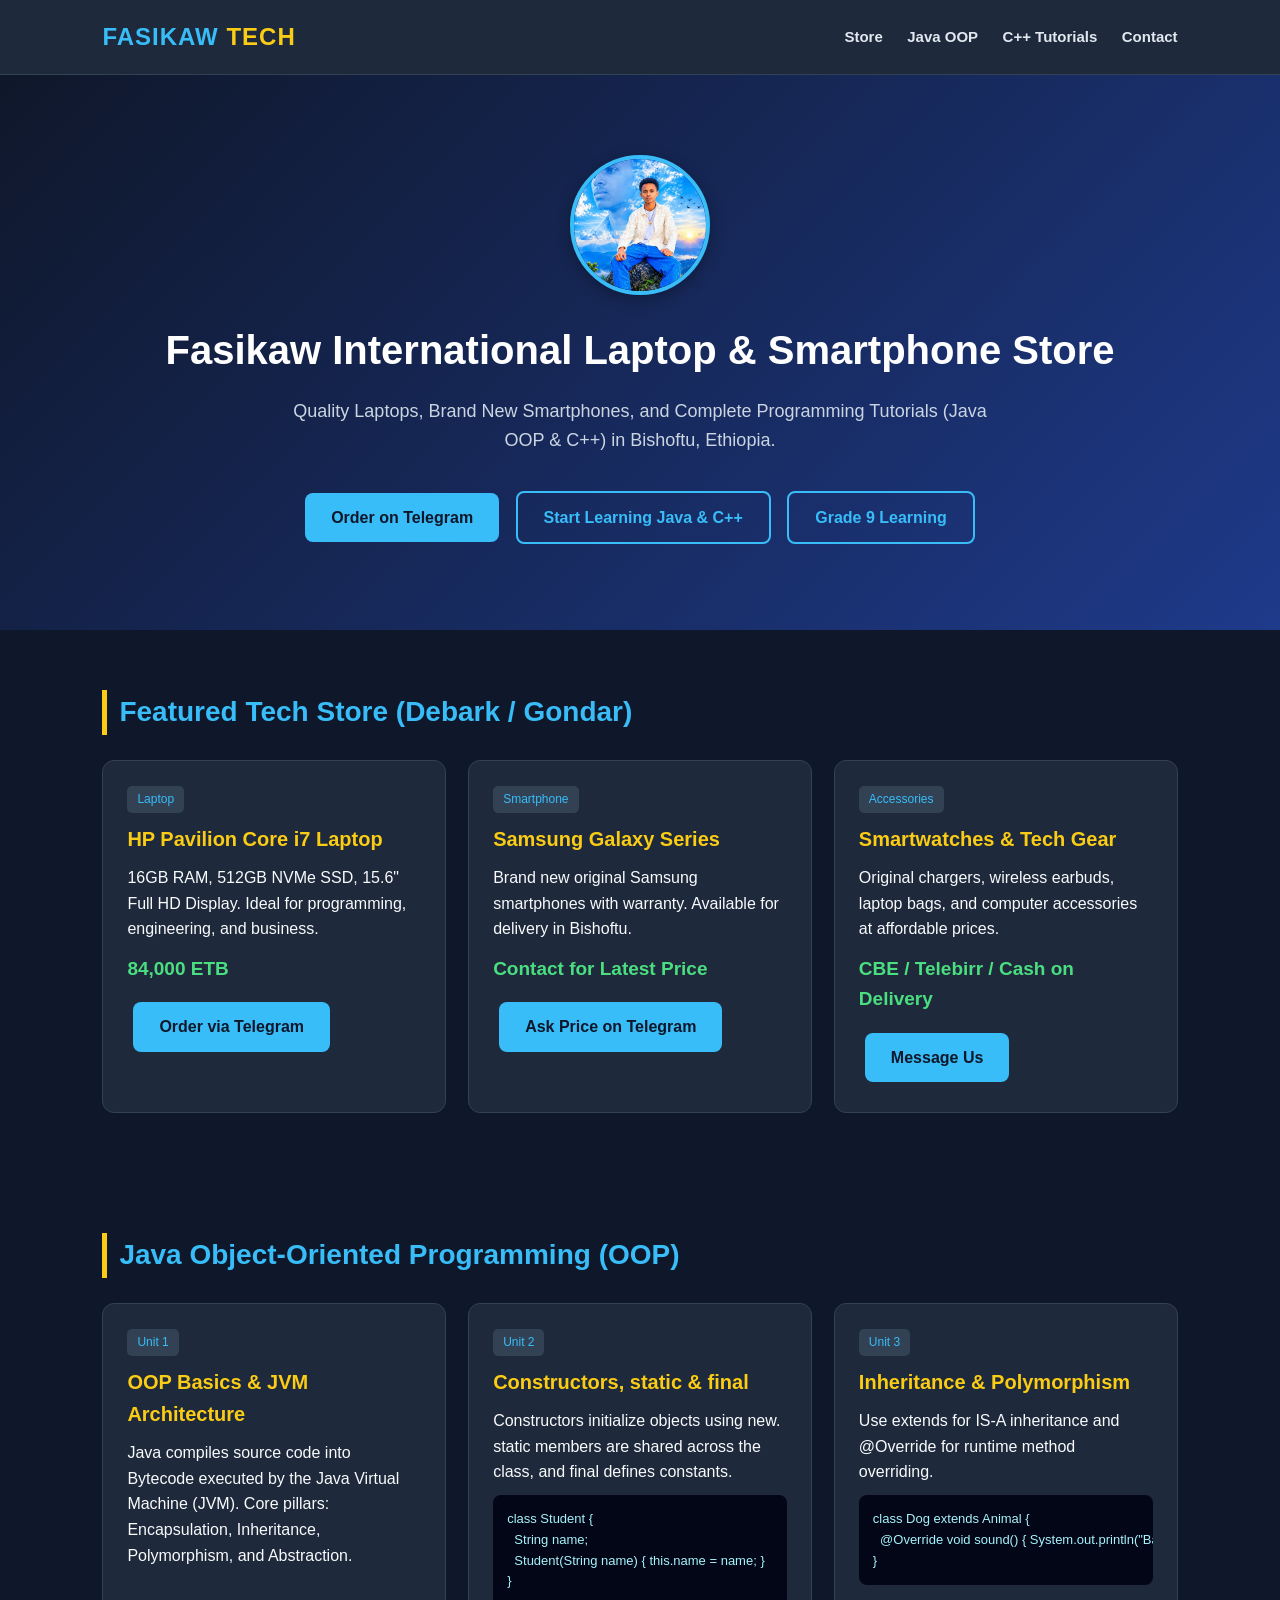
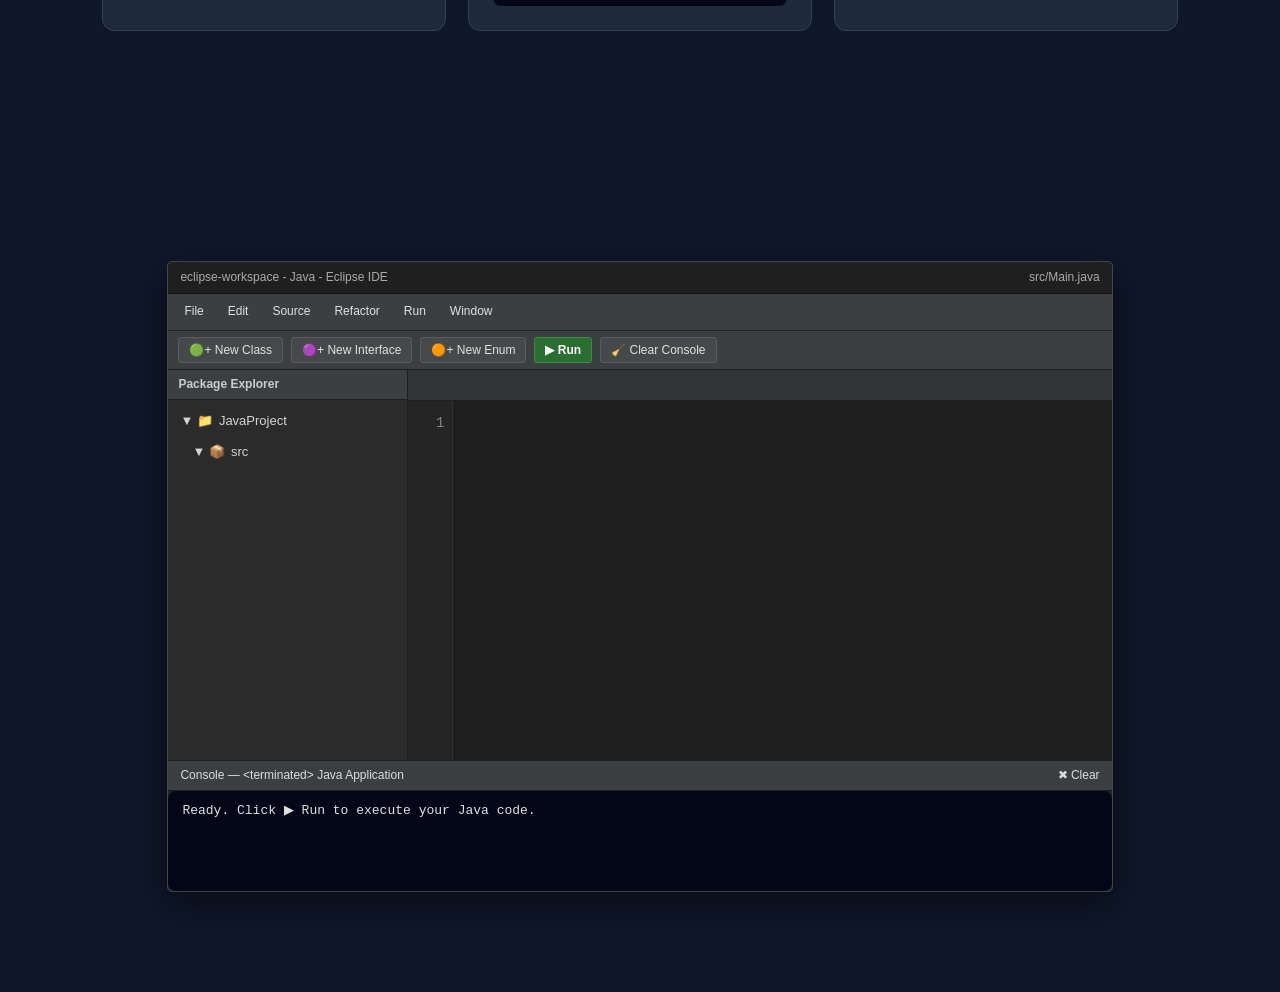
<file: index.html>
<!DOCTYPE html>
<html lang="en">
<head>
  <!-- CodeMirror Core & Java Mode -->
<link rel="stylesheet" href="https://cloudflare.com">
<link rel="stylesheet" href="https://cloudflare.com">
<script src="https://cloudflare.com"></script>
<script src="https://cloudflare.com"></script>
  <meta charset="UTF-8" />
  <meta name="viewport" content="width=device-width, initial-scale=1.0" />
  <meta name="google-site-verification" content="2Y_Khya-_8IvvXuz" />
  <meta name="description" content="Fasikaw Tech - International Laptop & Smartphone Store in Bishoftu, plus Java OOP & C++ Programming Tutorials." />
  <title>Fasikaw Tech | Laptop, Smartphone Store & Programming Academy</title>
  <style>
    * { box-sizing: border-box; margin: 0; padding: 0; font-family: 'Segoe UI', Tahoma, Geneva, Verdana, sans-serif; }
    body { background: #0f172a; color: #f8fafc; line-height: 1.6; }
    header { background: #1e293b; padding: 18px 8%; display: flex; justify-content: space-between; align-items: center; position: sticky; top: 0; z-index: 100; border-bottom: 1px solid #334155; }
    .logo { font-size: 24px; font-weight: 800; color: #38bdf8; letter-spacing: 1px; }
    .logo span { color: #facc15; }
    nav a { color: #e2e8f0; text-decoration: none; margin-left: 20px; font-weight: 600; font-size: 15px; }
    nav a:hover { color: #38bdf8; }
    .hero { text-align: center; padding: 80px 8%; background: linear-gradient(135deg, #0f172a 0%, #1e3a8a 100%); }
    .hero h1 { font-size: 40px; margin-bottom: 15px; color: #ffffff; }
    .hero p { font-size: 18px; color: #cbd5e1; max-width: 720px; margin: 0 auto 30px; }
    .btn { display: inline-block; padding: 12px 26px; background: #38bdf8; color: #0f172a; font-weight: 700; border-radius: 8px; text-decoration: none; margin: 6px; transition: 0.3s; }
    .btn:hover { background: #0284c7; color: #fff; }
    .btn-outline { background: transparent; border: 2px solid #38bdf8; color: #38bdf8; }
    section { padding: 60px 8%; }
    h2 { font-size: 28px; margin-bottom: 25px; color: #38bdf8; border-left: 5px solid #facc15; padding-left: 12px; }
    .grid { display: grid; grid-template-columns: repeat(auto-fit, minmax(270px, 1fr)); gap: 22px; }
    .card { background: #1e293b; padding: 24px; border-radius: 12px; border: 1px solid #334155; }
    .card h3 { color: #facc15; margin-bottom: 10px; font-size: 20px; }
    .price { font-size: 19px; font-weight: bold; color: #4ade80; margin: 12px 0; }
    .tag { display: inline-block; background: #334155; color: #38bdf8; padding: 4px 10px; border-radius: 5px; font-size: 12px; margin-bottom: 10px; }
    pre { background: #020617; padding: 14px; border-radius: 8px; overflow-x: auto; font-size: 13px; color: #a5f3fc; margin-top: 10px; }
    .contact-box { background: #1e293b; padding: 30px; border-radius: 12px; text-align: center; border: 1px solid #38bdf8; }
    footer { text-align: center; padding: 25px; background: #020617; color: #94a3b8; font-size: 14px; margin-top: 40px; }
  </style>
</head>
<body>

<header>
  <div class="logo">FASIKAW <span>TECH</span></div>
  <nav>
    <a href="#store">Store</a>
    <a href="#java">Java OOP</a>
    <a href="#cpp">C++ Tutorials</a>
    <a href="#contact">Contact</a>
  </nav>
</header>

<div class="hero">
    <img src="photo_2026-11-22_13-45-28.jpg" alt="Fasikaw Wubet" style="width: 140px; height: 140px; border-radius: 50%; object-fit: cover; border: 4px solid #38bdf8; margin-bottom: 15px; box-shadow: 0 4px 15px rgba(0,0,0,0.3);">

  <h1>Fasikaw International Laptop & Smartphone Store</h1>
  <p>Quality Laptops, Brand New Smartphones, and Complete Programming Tutorials (Java OOP & C++) in Bishoftu, Ethiopia.</p>
  <a href="https://t.me/fasikawtech" target="_blank" class="btn">Order on Telegram</a>
  <a href="#java" class="btn btn-outline">Start Learning Java & C++</a>
  <a href="grade9/" class="btn btn-outline">Grade 9 Learning</a>

</div>

<section id="store">
  <h2>Featured Tech Store (Debark / Gondar)</h2>
  <div class="grid">
    <div class="card">
      <span class="tag">Laptop</span>
      <h3>HP Pavilion Core i7 Laptop</h3>
      <p>16GB RAM, 512GB NVMe SSD, 15.6" Full HD Display. Ideal for programming, engineering, and business.</p>
      <div class="price">84,000 ETB</div>
      <a href="https://t.me/fasikawtech" target="_blank" class="btn">Order via Telegram</a>
    </div>
    <div class="card">
      <span class="tag">Smartphone</span>
      <h3>Samsung Galaxy Series</h3>
      <p>Brand new original Samsung smartphones with warranty. Available for delivery in Bishoftu.</p>
      <div class="price">Contact for Latest Price</div>
      <a href="https://t.me/fasikawtech" target="_blank" class="btn">Ask Price on Telegram</a>
    </div>
    <div class="card">
      <span class="tag">Accessories</span>
      <h3>Smartwatches & Tech Gear</h3>
      <p>Original chargers, wireless earbuds, laptop bags, and computer accessories at affordable prices.</p>
      <div class="price">CBE / Telebirr / Cash on Delivery</div>
      <a href="https://t.me/fasikawtech" target="_blank" class="btn">Message Us</a>
    </div>
  </div>
</section>

<section id="java">
  <h2>Java Object-Oriented Programming (OOP)</h2>
  <div class="grid">
    <div class="card">
      <span class="tag">Unit 1</span>
      <h3>OOP Basics & JVM Architecture</h3>
      <p>Java compiles source code into Bytecode executed by the Java Virtual Machine (JVM). Core pillars: Encapsulation, Inheritance, Polymorphism, and Abstraction.</p>
    </div>
    <div class="card">
      <span class="tag">Unit 2</span>
      <h3>Constructors, static & final</h3>
      <p>Constructors initialize objects using <code>new</code>. <code>static</code> members are shared across the class, and <code>final</code> defines constants.</p>
<pre>class Student {
  String name;
  Student(String name) { this.name = name; }
}</pre>
    </div>
    <div class="card">
      <span class="tag">Unit 3</span>
      <h3>Inheritance & Polymorphism</h3>
      <p>Use <code>extends</code> for IS-A inheritance and <code>@Override</code> for runtime method overriding.</p>
<pre>class Dog extends Animal {
  @Override void sound() { System.out.println("Bark"); }
}</pre>
    </div>
  </div>
</section>
<!-- REAL ECLIPSE IDE WORKBENCH -->
<section id="java-workbench" style="max-width: 1150px; margin: 110px auto 40px auto; font-family: 'Segoe UI', Tahoma, sans-serif; position: relative; z-index: 50;">
  <style>
    .ec-ide { background: #2b2b2b; color: #d4d4d4; border: 1px solid #454545; border-radius: 5px; box-shadow: 0 12px 35px rgba(0,0,0,0.5); }
    .ec-titlebar { background: #1f1f1f; padding: 6px 12px; font-size: 12px; color: #aaa; display: flex; justify-content: space-between; border-bottom: 1px solid #141414; border-radius: 5px 5px 0 0; }
    .ec-menubar { background: #3c3f41; padding: 3px 6px; font-size: 12px; display: flex; gap: 4px; border-bottom: 1px solid #232323; }
    .ec-m-item { position: relative; padding: 5px 10px; cursor: pointer; border-radius: 3px; user-select: none; color: #e0e0e0; }
    .ec-m-item:hover, .ec-m-item.open { background: #4c5052; color: #fff; }
    .ec-drop { display: none; position: absolute; top: 100%; left: 0; background: #3c3f41; border: 1px solid #555; min-width: 210px; z-index: 99999; box-shadow: 0 8px 20px rgba(0,0,0,0.7); padding: 4px 0; }
    .ec-m-item.open .ec-drop { display: block; }
    .ec-d-btn { display: block; width: 100%; background: none; border: none; color: #e0e0e0; padding: 7px 14px; font-size: 12px; cursor: pointer; text-align: left; }
    .ec-d-btn:hover { background: #2f65ca; color: #fff; }
    .ec-toolbar { background: #3c3f41; padding: 6px 10px; display: flex; align-items: center; gap: 8px; border-bottom: 1px solid #1e1e1e; flex-wrap: wrap; }
    .ec-tbtn { background: #45494a; color: #e0e0e0; border: 1px solid #595b5d; padding: 5px 10px; font-size: 12px; border-radius: 3px; cursor: pointer; }
    .ec-tbtn:hover { background: #54585a; }
    .ec-run-btn { background: #2b6e32; border-color: #3c8c44; color: #fff; font-weight: 600; }
    .ec-body { display: grid; grid-template-columns: 240px 1fr; height: 390px; }
    .ec-left { background: #2b2b2b; border-right: 1px solid #1e1e1e; display: flex; flex-direction: column; user-select: none; }
    .ec-pane-tab { background: #3c3f41; padding: 5px 10px; font-size: 12px; font-weight: 600; border-bottom: 1px solid #1e1e1e; color: #ccc; }
    .ec-tree { list-style: none; padding: 6px; margin: 0; font-size: 13px; overflow-y: auto; flex: 1; }
    .ec-node { padding: 5px 6px; cursor: pointer; border-radius: 3px; display: flex; align-items: center; gap: 6px; }
    .ec-node:hover { background: #383a3c; }
    .ec-node.active { background: #2f65ca; color: #fff; }
    .ec-center { display: flex; flex-direction: column; background: #1e1e1e; overflow: hidden; }
    .ec-tabs { background: #313335; display: flex; border-bottom: 1px solid #1e1e1e; overflow-x: auto; min-height: 31px; }
    .ec-tab { padding: 6px 12px; font-size: 12px; background: #2b2b2b; color: #bbb; border-right: 1px solid #1e1e1e; cursor: pointer; display: flex; align-items: center; gap: 7px; }
    .ec-tab.active { background: #1e1e1e; color: #fff; font-weight: 600; border-top: 2px solid #2f65ca; }
    .ec-editor-box { display: flex; flex: 1; overflow: hidden; }
    #ec-linenums { width: 45px; background: #252526; color: #858585; text-align: right; padding: 12px 8px; font-family: Consolas, monospace; font-size: 14px; line-height: 1.5; border-right: 1px solid #333; user-select: none; overflow: hidden; }
    #java-editor { flex: 1; background: #1e1e1e; color: #d4d4d4; border: none; padding: 12px; font-family: Consolas, monospace; font-size: 14px; line-height: 1.5; resize: none; outline: none; tab-size: 4; white-space: pre; overflow: auto; }
    .ec-bottom { background: #252526; border-top: 1px solid #1e1e1e; border-radius: 0 0 5px 5px; }
    .ec-console-bar { background: #3c3f41; padding: 5px 12px; font-size: 12px; border-bottom: 1px solid #1e1e1e; display: flex; justify-content: space-between; color: #ddd; }
    #java-output { margin: 0; padding: 10px 14px; font-family: Consolas, monospace; font-size: 13px; min-height: 100px; max-height: 160px; overflow-y: auto; white-space: pre-wrap; color: #e0e0e0; }
  </style>

  <div class="ec-ide">
    <div class="ec-titlebar">
      <span>eclipse-workspace - Java - Eclipse IDE</span>
      <span id="ec-active-path">src/Main.java</span>
    </div>

    <div class="ec-menubar">
      <div class="ec-m-item">File
        <div class="ec-drop">
          <button type="button" class="ec-d-btn" data-act="new-class">🟢 New -> Class...</button>
          <button type="button" class="ec-d-btn" data-act="new-interface">🟣 New -> Interface...</button>
          <button type="button" class="ec-d-btn" data-act="new-enum">🟠 New -> Enum...</button>
          <button type="button" class="ec-d-btn" data-act="new-proj">📁 New -> Java Project...</button>
          <button type="button" class="ec-d-btn" data-act="new-pkg">📦 New -> Package...</button>
          <button type="button" class="ec-d-btn" data-act="reset">🗑️ Reset Workspace</button>
        </div>
      </div>
      <div class="ec-m-item">Edit
        <div class="ec-drop">
          <button type="button" class="ec-d-btn" data-act="copy">📋 Copy Code</button>
          <button type="button" class="ec-d-btn" data-act="select">🔲 Select All</button>
          <button type="button" class="ec-d-btn" data-act="clear-file">🧹 Clear File</button>
        </div>
      </div>
      <div class="ec-m-item">Source
        <div class="ec-drop">
          <button type="button" class="ec-d-btn" data-act="snip-main">⚡ Generate main()</button>
          <button type="button" class="ec-d-btn" data-act="snip-sysout">🖨️ Insert System.out.println()</button>
          <button type="button" class="ec-d-btn" data-act="snip-ctor">🔧 Generate Constructor</button>
        </div>
      </div>
      <div class="ec-m-item">Refactor
        <div class="ec-drop">
          <button type="button" class="ec-d-btn" data-act="rename">✏️ Rename Class/File...</button>
        </div>
      </div>
      <div class="ec-m-item">Run
        <div class="ec-drop">
          <button type="button" class="ec-d-btn" data-act="run">▶ Run Java Application</button>
        </div>
      </div>
      <div class="ec-m-item">Window
        <div class="ec-drop">
          <button type="button" class="ec-d-btn" data-act="theme">🌓 Toggle Dark/Light Theme</button>
        </div>
      </div>
    </div>

    <div class="ec-toolbar">
      <button type="button" class="ec-tbtn" data-act="new-class">🟢+ New Class</button>
      <button type="button" class="ec-tbtn" data-act="new-interface">🟣+ New Interface</button>
      <button type="button" class="ec-tbtn" data-act="new-enum">🟠+ New Enum</button>
      <button type="button" class="ec-tbtn ec-run-btn" id="run-java-btn" data-act="run">▶ Run</button>
      <button type="button" class="ec-tbtn" data-act="clear-con">🧹 Clear Console</button>
    </div>

    <div class="ec-body">
      <div class="ec-left">
        <div class="ec-pane-tab">Package Explorer</div>
        <ul class="ec-tree">
          <li class="ec-node" id="ec-proj-node">▼ 📁 <span id="proj-name-lbl">JavaProject</span></li>
          <div id="ec-src-wrap">
            <li class="ec-node" id="ec-pkg-node" style="padding-left: 18px;">▼ 📦 <span id="pkg-name-lbl">src</span></li>
            <div id="ec-file-list"></div>
          </div>
        </ul>
      </div>

      <div class="ec-center">
        <div class="ec-tabs" id="java-class-tabs"></div>
        <div class="ec-editor-box">
          <div id="ec-linenums">1</div>
          <textarea id="java-editor" spellcheck="false"></textarea>
        </div>
      </div>
    </div>

    <div class="ec-bottom">
      <div class="ec-console-bar">
        <span>Console — &lt;terminated&gt; Java Application</span>
        <span style="cursor:pointer;" data-act="clear-con">✖ Clear</span>
      </div>
      <pre id="java-output">Ready. Click ▶ Run to execute your Java code.</pre>
    </div>
  </div>
</section>

<script>
document.addEventListener("DOMContentLoaded", function() {
  const wb = document.getElementById("java-workbench");
  const ed = document.getElementById("java-editor");
  const out = document.getElementById("java-output");
  const lineBox = document.getElementById("ec-linenums");
  if (!wb || !ed) return;

  let files = {
    "Main.java": "public class Main {\n    public static void main(String[] args) {\n        System.out.println(\"Hello Eclipse!\");\n    }\n}"
  };
  let current = "Main.java";
  let darkMode = true;

  function updateLines() {
    const count = ed.value.split("\n").length;
    lineBox.textContent = Array.from({length: count}, (_, i) => i + 1).join("\n");
  }

  function render() {
    const tabBar = document.getElementById("java-class-tabs");
    const treeList = document.getElementById("ec-file-list");
    tabBar.innerHTML = "";
    treeList.innerHTML = "";

    Object.keys(files).forEach(fname => {
      const code = files[fname];
      const icon = /\binterface\s+/.test(code) ? "🟣" : (/\benum\s+/.test(code) ? "🟠" : "🟢");

      const tab = document.createElement("div");
      tab.className = "ec-tab" + (fname === current ? " active" : "");
      tab.textContent = icon + " " + fname;
      tab.onclick = () => switchTo(fname);
      tabBar.appendChild(tab);

      const item = document.createElement("li");
      item.className = "ec-node" + (fname === current ? " active" : "");
      item.style.paddingLeft = "34px";
      item.textContent = icon + " " + fname;
      item.onclick = () => switchTo(fname);
      treeList.appendChild(item);
    });

    document.getElementById("ec-active-path").textContent = "src/" + current;
    updateLines();
  }

  function switchTo(fname) {
    files[current] = ed.value;
    current = fname;
    ed.value = files[current];
    render();
  }

  function createUnit(type) {
    const label = type.charAt(0).toUpperCase() + type.slice(1);
    let name = prompt("New Java " + label + " Name:");
    if (!name) return;
    name = name.trim().replace(/\.java$/i, "").replace(/[^A-Za-z0-9_]/g, "");
if (!name) return;
name = name.charAt(0).toUpperCase() + name.slice(1);
const fname = name + ".java";
if (!files[fname]) {
files[fname] = "public " + type + " " + name + " {\n    \n}";
}
switchTo(fname);
}
async function runJava() {
files[current] = ed.value;
const btn = document.getElementById("run-java-btn");
btn.disabled = true;
btn.textContent = "⏳ Running...";
out.style.color = "#fbbf24";
out.textContent = "Compiling & running Java Application...\n";
const keys = Object.keys(files);
const mainKey = keys.find(k => /\bpublic\s+static\s+void\s+main\s*(/.test(files[k])) || current;
const ordered = [mainKey].concat(keys.filter(k => k !== mainKey));
const combined = ordered.map((f, i) => {
let c = files[f].replace(/^\spackage\s+[\w.]+\s;/gm, "");
if (i > 0) c = c.replace(/\bpublic\s+(class|interface|enum|abstract)\b/g, "$1");
return c;
}).join("\n\n");
try {
const r = await fetch("emkc.org", {
method: "POST",
headers: { "Content-Type": "application/json" },
body: JSON.stringify({
language: "java",
version: "15.0.2",
files: ordered.map(f => ({ name: f, content: files[f].replace(/^\spackage\s+[\w.]+\s;/gm, "") }))
})
});
const d = await r.json();
if (d.compile && d.compile.code !== 0) {
out.style.color = "#f87171";
out.textContent = d.compile.stderr || d.compile.output;
} else if (d.run) {
out.style.color = d.run.stderr ? "#f87171" : "#4ade80";
out.textContent = (d.run.stdout || "") + (d.run.stderr || "") || "Finished (exit code 0).";
} else {
throw new Error("Fallback");
}
} catch (e) {
try {
const r2 = await fetch("wandbox.org", {
method: "POST",
headers: { "Content-Type": "application/json" },
body: JSON.stringify({ compiler: "openjdk-jdk-21+35", code: combined })
});
const d2 = await r2.json();
out.style.color = d2.compiler_error ? "#f87171" : "#4ade80";
out.textContent = d2.compiler_error || d2.program_output || "Finished (exit code 0).";
} catch (e2) {
out.style.color = "#f87171";
out.textContent = "Network Error: Check internet connection.";
}
} finally {
btn.disabled = false;
btn.textContent = "▶ Run";
}
}
// ሁሉንም ቁልፎች እና ሜኑዎች በአንድ ቦታ ማገናኘት
wb.addEventListener("click", function(e) {
const menu = e.target.closest(".ec-m-item");
if (menu && !e.target.closest(".ec-drop")) {
const wasOpen = menu.classList.contains("open");
wb.querySelectorAll(".ec-m-item").forEach(m => m.classList.remove("open"));
if (!wasOpen) menu.classList.add("open");
return;
}
wb.querySelectorAll(".ec-m-item").forEach(m => m.classList.remove("open"));
const actBtn = e.target.closest("[data-act]");
if (!actBtn) return;
const act = actBtn.dataset.act;
const cname = current.replace(".java", "");
if (act === "new-class") createUnit("class");
if (act === "new-interface") createUnit("interface");
if (act === "new-enum") createUnit("enum");
if (act === "new-proj") { const p = prompt("Project Name:"); if (p) document.getElementById("proj-name-lbl").textContent = p; }
if (act === "new-pkg") { const p = prompt("Package Name:"); if (p) document.getElementById("pkg-name-lbl").textContent = p; }
if (act === "reset") { files = {"Main.java": "public class Main {\n    public static void main(String[] args) {\n        \n    }\n}"}; current = "Main.java"; ed.value = files[current]; render(); }
if (act === "copy") navigator.clipboard.writeText(ed.value);
if (act === "select") ed.select();
if (act === "clear-file") { ed.value = ""; files[current] = ""; updateLines(); }
if (act === "snip-main") { ed.value += "\n    public static void main(String[] args) {\n        \n    }\n"; files[current] = ed.value; updateLines(); }
if (act === "snip-sysout") { ed.value += '\n        System.out.println("");'; files[current] = ed.value; updateLines(); }
if (act === "snip-ctor") { ed.value += "\n    public " + cname + "() {\n        \n    }\n"; files[current] = ed.value; updateLines(); }
if (act === "rename") {
const nn = prompt("New Name:", cname);
if (nn) {
const nf = nn.trim().replace(/.java$/i, "") + ".java";
files[nf] = ed.value.replace(new RegExp("\b(class|interface|enum)\s+" + cname + "\b"), "$1 " + nn.trim());
delete files[current]; current = nf; ed.value = files[current]; render();
}
}
if (act === "run") runJava();
if (act === "clear-con") out.textContent = "";
if (act === "theme") {
darkMode = !darkMode;
ed.style.background = darkMode ? "#1e1e1e" : "#ffffff";
ed.style.color = darkMode ? "#d4d4d4" : "#1e1e1e";
}
});
document.getElementById("ec-proj-node").onclick = () => {
const w = document.getElementById("ec-src-wrap");
w.style.display = w.style.display === "none" ? "block" : "none";
};
document.getElementById("ec-pkg-node").onclick = () => {
const l = document.getElementById("ec-file-list");
l.style.display = l.style.display === "none" ? "block" : "none";
};
ed.addEventListener("input", () => { files[current] = ed.value; updateLines(); });
ed.addEventListener("scroll", () => { lineBox.scrollTop = ed.scrollTop; });
ed.value = files[current];
render();
});
<section id="cpp">
  <h2>C++ Programming Tutorials</h2>
  <div class="grid">
    <div class="card">
      <span class="tag">Unit 1</span>
      <h3>Syntax, Variables & I/O</h3>
      <p>Learn C++ data types (<code>int</code>, <code>double</code>, <code>string</code>, <code>bool</code>) and console input/output with <code>cin</code> and <code>cout</code>.</p>
<pre>#include &lt;iostream&gt;
using namespace std;
int main() {
  cout &lt;&lt; "Hello Fasikaw Tech!";
  return 0;
}</pre>
    </div>
    <div class="card">
      <span class="tag">Unit 2 & 3</span>
      <h3>Loops, Functions & Classes</h3>
      <p>Master <code>for</code>/<code>while</code> loops, reusable functions, arrays, and Object-Oriented classes in C++.</p>
<pre>int add(int a, int b) {
  return a + b;
}</pre>
    </div>
  </div>
</section>

<section id="contact">
  <h2>Contact & Payment Methods</h2>
  <div class="contact-box">
    <h3>Ready to Order or Join Our Programming Courses?</h3>
    <p style="margin: 12px 0;"><strong>Payments Accepted:</strong> Commercial Bank of Ethiopia (CBE), Telebirr, and Cash on Delivery in Bishoftu.</p>
    <p style="margin-bottom: 20px;"><strong>Phone:</strong> 0941616449 | <strong>Location:</strong> Debark (Addis ababa), Ethiopia</p>
    <a href="https://t.me/fasikawtech" target="_blank" class="btn">Telegram (@fasikawtech)</a>
  </div>
</section>

<footer>
  &copy; 2026 Fasikaw Tech. All Rights Reserved. | Hosted Free Forever on GitHub Pages.
</footer>

</body>
</html>
</file>
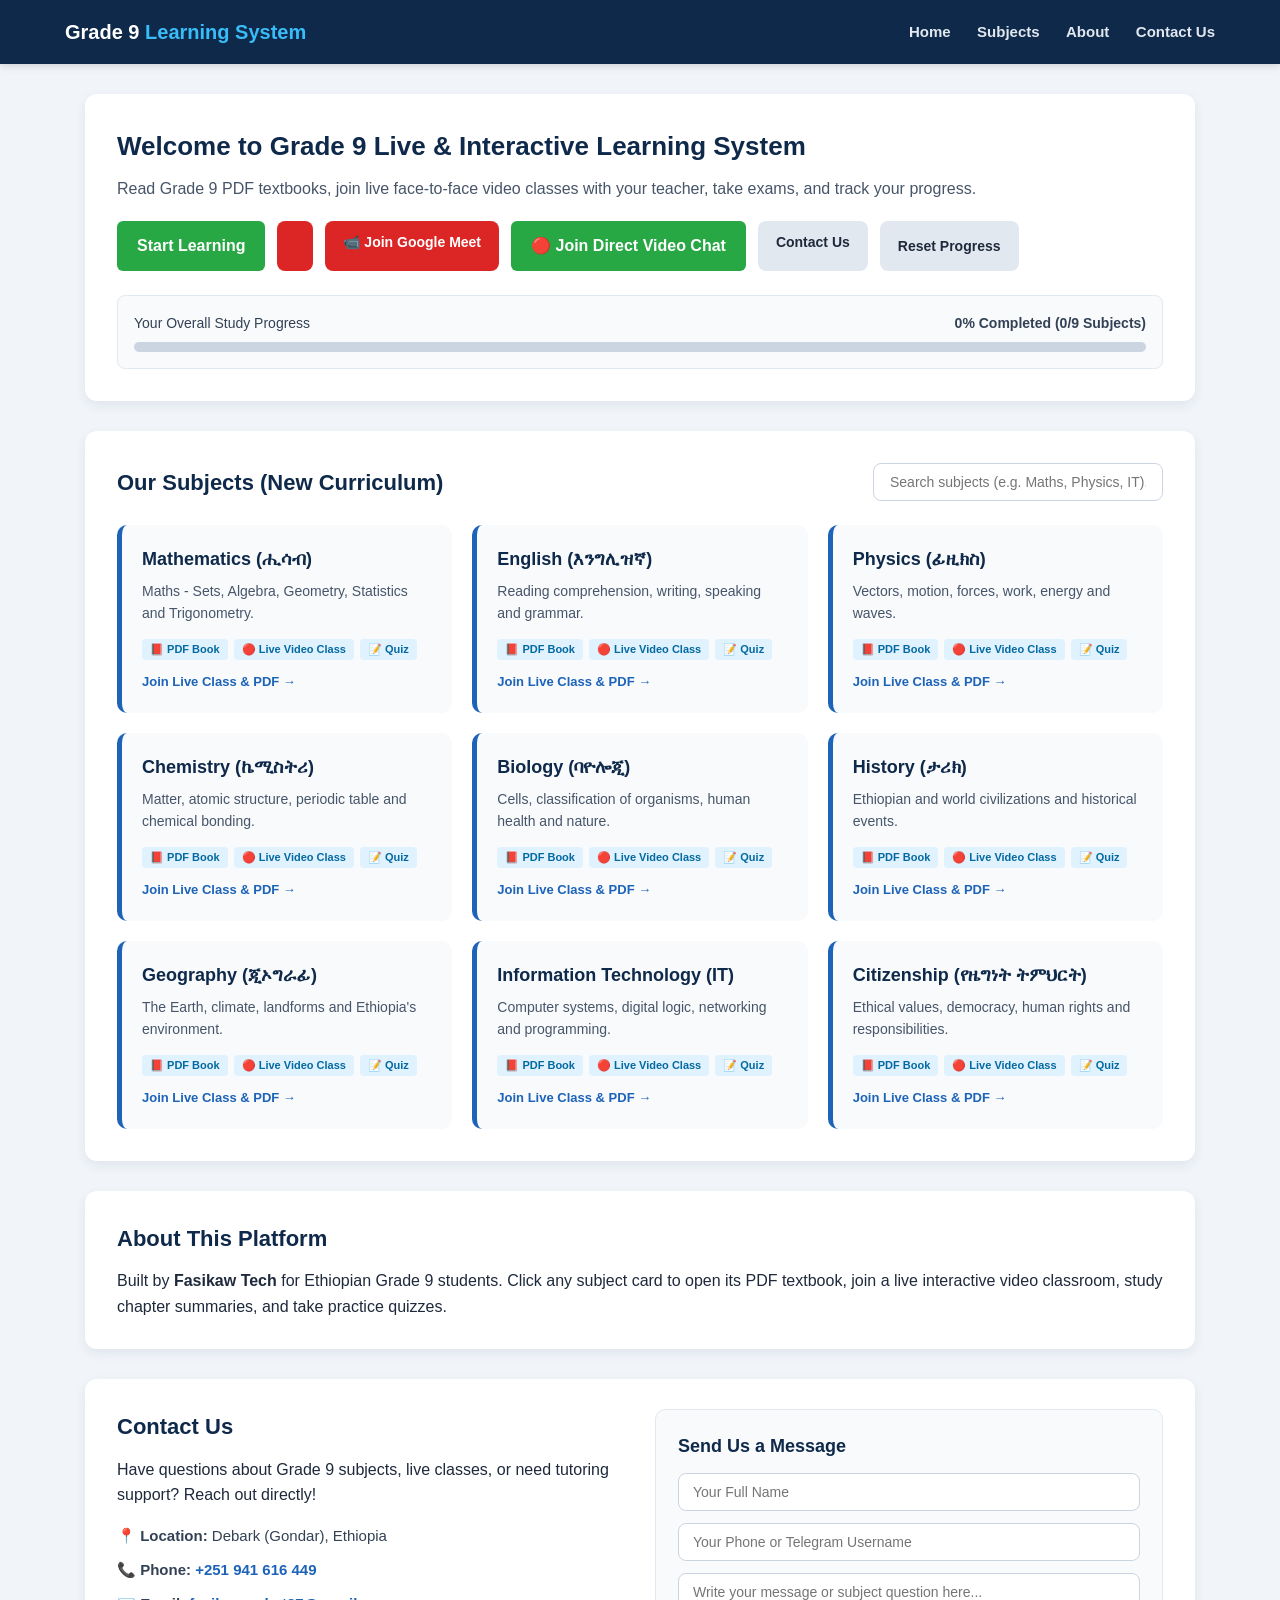
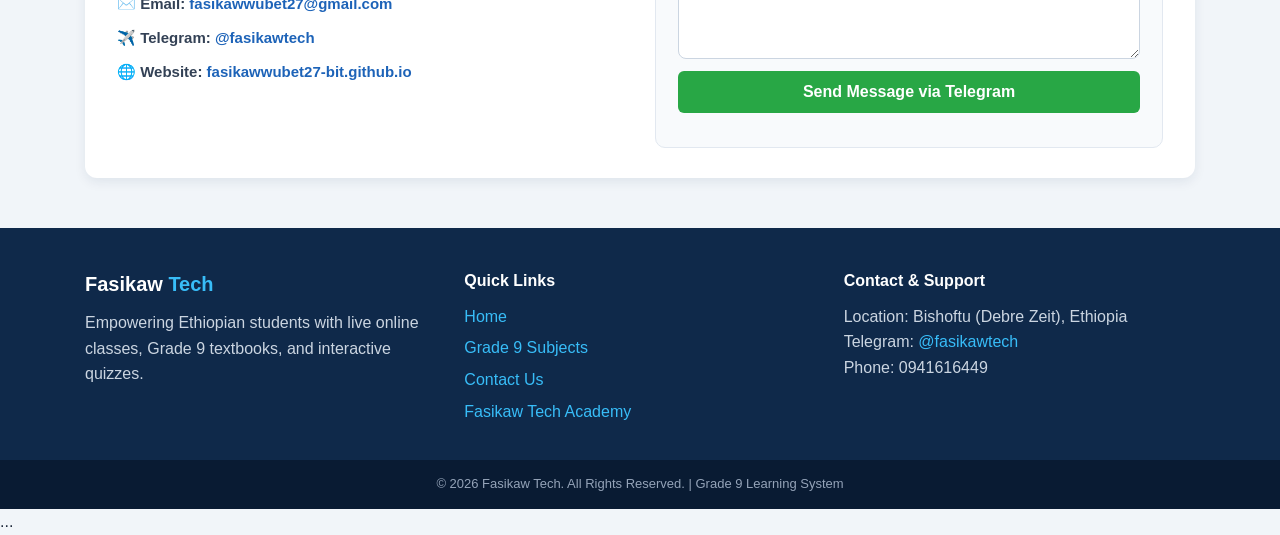
<file: grade9/index.html>
<!DOCTYPE html>
<html lang="en">
<head>
  <meta charset="UTF-8" />
  <meta name="viewport" content="width=device-width, initial-scale=1.0" />
  <title>Grade 9 Learning System | Fasikaw Tech</title>
  <link rel="stylesheet" href="style.css" />
</head>
<body>

  <!-- Navigation Bar -->
  <header class="navbar">
    <div class="nav-container">
      <a href="#home" class="brand">Grade 9 <span>Learning System</span></a>
      <nav>
        <a href="#home">Home</a>
        <a href="#subjects">Subjects</a>
        <a href="#about">About</a>
        <a href="#contact">Contact Us</a>
      </nav>
    </div>
  </header>

  <!-- Hero Section -->
  <main class="container" id="home">
    <section class="hero-card">
      <h1>Welcome to Grade 9 Live & Interactive Learning System</h1>
      <p>Read Grade 9 PDF textbooks, join live face-to-face video classes with your teacher, take exams, and track your progress.</p>
      <div class="hero-actions">
        <a href="#subjects" class="btn btn-primary">Start Learning</a>
        <a href="https://jit.si" target="_blank" rel="noopener noreferrer" class="btn btn-live"><a href="https://google.com" target="_blank" rel="noopener noreferrer" class="btn btn-live">
  📹 Join Google Meet
</a>
<a href="https://vdo.ninja" target="_blank" rel="noopener noreferrer" class="btn btn-primary">
  🔴 Join Direct Video Chat
</a>

        <a href="#contact" class="btn btn-outline">Contact Us</a>
        <button onclick="resetProgress()" class="btn btn-outline">Reset Progress</button>
      </div>

      <!-- Overall Progress Tracker -->
      <div class="progress-wrapper">
        <div class="progress-header">
          <span>Your Overall Study Progress</span>
          <strong id="progress-text">0% Completed (0/9 Subjects)</strong>
        </div>
        <div class="progress-bar-bg">
          <div class="progress-bar-fill" id="progress-fill"></div>
        </div>
      </div>
    </section>

    <!-- Subjects & Search Bar Section -->
    <section class="subjects-section" id="subjects">
      <div class="section-header">
        <h2>Our Subjects (New Curriculum)</h2>
        <div class="search-box">
          <input
            type="text"
            id="subject-search"
            placeholder="Search subjects (e.g. Maths, Physics, IT)..."
            onkeyup="filterSubjects()"
          />
        </div>
      </div>

      <div class="subjects-grid" id="subjects-grid"></div>
    </section>

    <!-- About Section -->
    <section class="about-card" id="about">
      <h2>About This Platform</h2>
      <p>
        Built by <strong>Fasikaw Tech</strong> for Ethiopian Grade 9 students. Click any subject card to open its
        PDF textbook, join a live interactive video classroom, study chapter summaries, and take practice quizzes.
      </p>
    </section>

    <!-- Contact Us Section -->
    <section class="contact-card" id="contact">
      <div class="contact-grid">
        <div class="contact-info">
          <h2>Contact Us</h2>
          <p>Have questions about Grade 9 subjects, live classes, or need tutoring support? Reach out directly!</p>
          <ul class="contact-list">
            <li><strong>📍 Location:</strong> Debark (Gondar), Ethiopia</li>
            <li><strong>📞 Phone:</strong> <a href="tel:+251941616449">+251 941 616 449</a></li>
            <li><strong>✉️ Email:</strong> <a href="mailto:fasikawwubet27@gmail.com">fasikawwubet27@gmail.com</a></li>
            <li><strong>✈️ Telegram:</strong> <a href="https://t.me" target="_blank" rel="noopener noreferrer">@fasikawtech</a></li>
            <li><strong>🌐 Website:</strong> <a href="https://github.io" target="_blank" rel="noopener noreferrer">fasikawwubet27-bit.github.io</a></li>
          </ul>
        </div>

        <form class="contact-form" onsubmit="sendContactMessage(event)">
          <h3>Send Us a Message</h3>
          <input type="text" id="sender-name" placeholder="Your Full Name" required />
          <input type="text" id="sender-phone" placeholder="Your Phone or Telegram Username" required />
          <textarea id="sender-msg" rows="4" placeholder="Write your message or subject question here..." required></textarea>
          <button type="submit" class="btn btn-primary">Send Message via Telegram</button>
          <p id="contact-status" class="contact-status"></p>
        </form>
      </div>
    </section>
  </main>

  <!-- Interactive PDF + Live Video Class + Quiz Modal -->
  <div class="modal-overlay" id="lesson-modal" onclick="closeModalOnOutside(event)">
    <div class="modal-box modal-large">
      <div class="modal-header">
        <div>
          <span class="modal-badge" id="modal-badge">Grade 9 Live Classroom</span>
          <h2 id="modal-title">Subject Title</h2>
        </div>
        <button class="close-btn" onclick="closeModal()">&times;</button>
      </div>

      <!-- 4 Tabs inside Modal -->
      <div class="modal-tabs">
        <button class="tab-btn active" id="tab-study" onclick="switchTab('study')">🔴 Live Class + PDF</button>
        <button class="tab-btn" id="tab-pdf" onclick="switchTab('pdf')">📕 Full PDF Textbook</button>
        <button class="tab-btn" id="tab-notes" onclick="switchTab('notes')">📖 Chapter Summaries</button>
        <button class="tab-btn" id="tab-quiz" onclick="switchTab('quiz')">📝 Practice Quiz</button>
      </div>

      <!-- Tab 1: Split Screen PDF + Live Video Call -->
      <div id="study-content" class="tab-panel">
        <div class="study-toolbar">
          <span><strong>Live Study:</strong> Open your PDF textbook & connect live with your teacher!</span>
          <div style="display:flex; gap:8px; flex-wrap:wrap;">
            <label class="btn btn-outline btn-sm" for="local-pdf-picker">📂 Open PDF from PC</label>
            <a href="https://google.com" target="_blank" rel="noopener noreferrer" class="btn btn-primary btn-sm">
  📚 All 9 Textbooks (Google Drive) ↗
</a>

            <input type="file" id="local-pdf-picker" accept="application/pdf" style="display:none" onchange="loadLocalPdf(event)" />

            <a id="subject-meet-link" href="https://google.com" target="_blank" rel="noopener noreferrer" class="btn btn-live btn-sm">
  📹 Google Meet Class
</a>
<a id="subject-chat-link" href="https://vdo.ninja" target="_blank" rel="noopener noreferrer" class="btn btn-primary btn-sm">
  🔴 Direct Video Chat
</a>

            <a href="https://vdo.ninja" target="_blank" class="btn btn-live">
  🔴 Join Live Video Chat Now
</a>

          </div>
        </div>
               <div class="split-view">
                    <!-- በግራ በኩል: ባለ 4 ክፍል የቀጥታ ቪዲዮ ክፍል (TikTok Live Style 4-Grid) -->
          <div class="split-pane">
            <div style="display: flex; justify-content: space-between; align-items: center; margin-bottom: 8px;">
              <h4 style="margin: 0;">🔴 Live Classroom (Host + 3 Guests)</h4>
              <button type="button" onclick="copyInviteLink()" class="btn btn-live btn-sm">
                🔗 Invite Students
              </button>
            </div>
<div class="live-video-card">
    <h3>FASIKAW Live Video Classroom</h3>
    <p>Join your teacher for an interactive online lesson.</p>

  <a href="https://fasikawwubet27-bit.github.io/fasikawtechs.github/classroom.html"
   target="_blank"
   class="live-video-btn">
   Join Live Video Class
</a>
        Join Live Video Class
    </a>
</div>

<style>
.live-video-card {
    background: #172554;
    color: white;
    padding: 20px;
    margin: 20px 0;
    border-radius: 12px;
    text-align: center;
}

.live-video-btn {
    display: inline-block;
    background: #2563eb;
    color: white;
    padding: 13px 22px;
    border-radius: 8px;
    text-decoration: none;
    font-weight: bold;
}
</style>
            <!-- ባለ 4 ክፍል ስክሪን -->
            <div style="position: relative; width: 100%; height: 460px; background: #0f172a; border-radius: 10px; overflow: hidden;">
              <!-- ዋናው የቪዲዮ ስርጭት (4 ሰው በአንድ ላይ የሚያሳይ) -->
              <iframe
                id="live-class-frame"
                src=""
                style="width: 100%; height: 100%; border: none;"
                allow="camera; microphone; fullscreen; display-capture; autoplay"
                title="Live Video Classroom"
              ></iframe>

              <!-- ከላይ የሚታዩ የ 4 ክፍል መለያ እና የ + መቀላቀያ ምልክቶች -->
              <div id="live-grid-overlay" style="position: absolute; inset: 0; display: grid; grid-template-columns: 1fr 1fr; grid-template-rows: 1fr 1fr; pointer-events: none;">
                <!-- ሳጥን 1: Host / Owner -->
                <div style="border: 1px solid rgba(255,255,255,0.2); padding: 8px; display: flex; flex-direction: column; justify-content: space-between;">
                  <span style="background: #ef4444; color: #fff; font-size: 11px; font-weight: bold; padding: 2px 8px; border-radius: 12px; width: fit-content;">👑 HOST (መምህር)</span>
                </div>

                <!-- ሳጥን 2: + Join Guest 1 -->
                <div id="slot-1" style="border: 1px solid rgba(255,255,255,0.2); display: flex; align-items: center; justify-content: center;">
                  <button type="button" onclick="joinLiveSlot(1)" style="pointer-events: auto; background: rgba(30, 41, 59, 0.85); color: #fff; border: 2px dashed #60a5fa; border-radius: 50%; width: 64px; height: 64px; font-size: 28px; cursor: pointer; display: flex; flex-direction: column; align-items: center; justify-content: center;" title="Join Live Class">
                    <span>+</span>
                    <span style="font-size: 10px;">Join</span>
                  </button>
                </div>

                <!-- ሳጥን 3: + Join Guest 2 -->
                <div id="slot-2" style="border: 1px solid rgba(255,255,255,0.2); display: flex; align-items: center; justify-content: center;">
                  <button type="button" onclick="joinLiveSlot(2)" style="pointer-events: auto; background: rgba(30, 41, 59, 0.85); color: #fff; border: 2px dashed #60a5fa; border-radius: 50%; width: 64px; height: 64px; font-size: 28px; cursor: pointer; display: flex; flex-direction: column; align-items: center; justify-content: center;" title="Join Live Class">
                    <span>+</span>
                    <span style="font-size: 10px;">Join</span>
                  </button>
                </div>

                <!-- ሳጥን 4: + Join Guest 3 -->
                <div id="slot-3" style="border: 1px solid rgba(255,255,255,0.2); display: flex; align-items: center; justify-content: center;">
                  <button type="button" onclick="joinLiveSlot(3)" style="pointer-events: auto; background: rgba(30, 41, 59, 0.85); color: #fff; border: 2px dashed #60a5fa; border-radius: 50%; width: 64px; height: 64px; font-size: 28px; cursor: pointer; display: flex; flex-direction: column; align-items: center; justify-content: center;" title="Join Live Class">
                    <span>+</span>
                    <span style="font-size: 10px;">Join</span>
                  </button>
                </div>
              </div>
            </div>
          </div>


          <!-- በቀኝ በኩል: የ 9ኛ ክፍል መጽሐፍ (PDF) -->
          <div class="split-pane">
            <h4>📕 Grade 9 Textbook (PDF)</h4>
            <iframe id="split-pdf-frame" src="" title="PDF Reader"></iframe>
          </div>
        </div>
          <!-- በታችኛው ክፍል: የሁሉም ተማሪዎች እና የመምህሩ የቀጥታ ጽሑፍ መወያያ (Live Group Chat) -->
          <div style="margin-top: 16px; background: #ffffff; border: 1px solid #e2e8f0; border-radius: 10px; padding: 12px;">
            <h4 style="margin: 0 0 8px 0;">💬 Live Classroom Group Chat (ሁላችንም የምንጻጻፍበት)</h4>
            <iframe
              id="live-text-chat"
              src=""
              style="width: 100%; height: 240px; border: 1px solid #cbd5e1; border-radius: 8px;"
              title="Live Classroom Chat"
            ></iframe>
          </div>

      </div>

      <!-- Tab 2: Full Screen PDF Reader -->
      <div id="pdf-content" class="tab-panel hidden">
        <div class="study-toolbar">
          <span>Full-Screen Grade 9 Student Textbook Reader</span>
          <a id="pdf-open-tab" href="#" target="_blank" rel="noopener noreferrer" class="btn btn-primary btn-sm">Open PDF in New Tab ↗</a>
        </div>
        <iframe id="full-pdf-frame" class="full-pdf-viewer" src="" title="Full PDF Textbook"></iframe>
      </div>

      <!-- Tab 3: Chapter Notes -->
      <div id="notes-content" class="tab-panel hidden">
        <div id="chapters-list"></div>
      </div>

      <!-- Tab 4: Practice Quiz -->
      <div id="quiz-content" class="tab-panel hidden">
        <div id="quiz-questions"></div>
        <div class="quiz-footer">
          <button class="btn btn-primary" onclick="submitQuiz()">Submit Answers & Check Score</button>
          <div id="quiz-result" class="quiz-result"></div>
        </div>
      </div>
    </div>
  </div>

  <!-- Fasikaw Tech Footer -->
  <footer class="footer">
    <div class="footer-container">
      <div class="footer-col">
        <h3>Fasikaw <span>Tech</span></h3>
        <p>Empowering Ethiopian students with live online classes, Grade 9 textbooks, and interactive quizzes.</p>
      </div>
      <div class="footer-col">
        <h4>Quick Links</h4>
        <ul>
          <li><a href="#home">Home</a></li>
          <li><a href="#subjects">Grade 9 Subjects</a></li>
          <li><a href="#contact">Contact Us</a></li>
          <li><a href="https://github.io" target="_blank" rel="noopener noreferrer">Fasikaw Tech Academy</a></li>
        </ul>
      </div>
      <div class="footer-col">
        <h4>Contact & Support</h4>
        <p>Location: Bishoftu (Debre Zeit), Ethiopia</p>
        <p>Telegram: <a href="https://t.me" target="_blank" rel="noopener noreferrer">@fasikawtech</a></p>
        <p>Phone: 0941616449</p>
      </div>
    </div>
    <div class="footer-bottom">
      <p>&copy; 2026 Fasikaw Tech. All Rights Reserved. | Grade 9 Learning System</p>
    </div>
  </footer>
<div id="quiz-modal">...</div>
<script src="script.js?v=22"></script>
</body>
</html>
</file>
<file: grade9/style.css>
* {
  box-sizing: border-box;
  margin: 0;
  padding: 0;
  font-family: 'Segoe UI', Tahoma, Geneva, Verdana, sans-serif;
}

html {
  scroll-behavior: smooth;
}

body {
  background-color: #f1f5f9;
  color: #1e293b;
  line-height: 1.6;
}

/* Navbar */
.navbar {
  background-color: #0f294a;
  color: #ffffff;
  padding: 16px 5%;
  position: sticky;
  top: 0;
  z-index: 100;
  box-shadow: 0 2px 8px rgba(0, 0, 0, 0.15);
}

.nav-container {
  max-width: 1150px;
  margin: 0 auto;
  display: flex;
  justify-content: space-between;
  align-items: center;
}

.brand {
  color: #ffffff;
  text-decoration: none;
  font-size: 20px;
  font-weight: 700;
}

.brand span {
  color: #38bdf8;
}

.navbar nav a {
  color: #e2e8f0;
  text-decoration: none;
  margin-left: 22px;
  font-weight: 600;
  font-size: 15px;
}

.navbar nav a:hover {
  color: #38bdf8;
}

/* Container */
.container {
  max-width: 1150px;
  margin: 30px auto;
  padding: 0 20px;
}

/* Hero Card */
.hero-card {
  background: #ffffff;
  padding: 32px;
  border-radius: 12px;
  box-shadow: 0 4px 12px rgba(15, 41, 74, 0.08);
  margin-bottom: 30px;
}

.hero-card h1 {
  color: #0f294a;
  font-size: 26px;
  margin-bottom: 8px;
}

.hero-card p {
  color: #475569;
  margin-bottom: 20px;
}

.hero-actions {
  display: flex;
  gap: 12px;
  flex-wrap: wrap;
  margin-bottom: 24px;
}

.btn {
  padding: 10px 18px;
  border-radius: 8px;
  font-weight: 600;
  font-size: 14px;
  cursor: pointer;
  text-decoration: none;
  border: none;
  display: inline-block;
  transition: 0.2s;
}

.btn-sm {
  padding: 7px 12px;
  font-size: 13px;
}

.btn-primary {
  background-color: #1d63b8;
  color: #ffffff;
}

.btn-primary:hover {
  background-color: #154b8c;
}

.btn-live {
  background-color: #dc2626;
  color: #ffffff;
}

.btn-live:hover {
  background-color: #b91c1c;
}

.btn-outline {
  background-color: #e2e8f0;
  color: #1e293b;
}

.btn-outline:hover {
  background-color: #cbd5e1;
}

/* Progress Bar */
.progress-wrapper {
  background: #f8fafc;
  padding: 16px;
  border-radius: 8px;
  border: 1px solid #e2e8f0;
}

.progress-header {
  display: flex;
  justify-content: space-between;
  font-size: 14px;
  margin-bottom: 8px;
  color: #334155;
}

.progress-bar-bg {
  background: #cbd5e1;
  height: 10px;
  border-radius: 999px;
  overflow: hidden;
}

.progress-bar-fill {
  background: #16a34a;
  height: 100%;
  width: 0%;
  transition: width 0.4s ease;
}

/* Subjects Section */
.subjects-section {
  background: #ffffff;
  padding: 32px;
  border-radius: 12px;
  box-shadow: 0 4px 12px rgba(15, 41, 74, 0.08);
  margin-bottom: 30px;
}

.section-header {
  display: flex;
  justify-content: space-between;
  align-items: center;
  flex-wrap: wrap;
  gap: 15px;
  margin-bottom: 24px;
}

.section-header h2 {
  color: #0f294a;
  font-size: 22px;
}

.search-box input {
  padding: 10px 16px;
  width: 290px;
  max-width: 100%;
  border: 1px solid #cbd5e1;
  border-radius: 8px;
  font-size: 14px;
  outline: none;
}

.search-box input:focus {
  border-color: #1d63b8;
}

.subjects-grid {
  display: grid;
  grid-template-columns: repeat(auto-fit, minmax(300px, 1fr));
  gap: 20px;
}

.subject-card {
  background: #f8fafc;
  border-left: 5px solid #1d63b8;
  padding: 20px;
  border-radius: 10px;
  cursor: pointer;
  transition: transform 0.2s, box-shadow 0.2s;
  display: flex;
  flex-direction: column;
  justify-content: space-between;
}

.subject-card:hover {
  transform: translateY(-3px);
  box-shadow: 0 8px 18px rgba(15, 41, 74, 0.12);
  background: #eff6ff;
}

.subject-card.completed {
  border-left-color: #16a34a;
}

.subject-card h3 {
  color: #0f294a;
  margin-bottom: 6px;
  font-size: 18px;
}

.subject-card p {
  color: #475569;
  font-size: 14px;
  margin-bottom: 14px;
}

.card-tags {
  display: flex;
  gap: 6px;
  flex-wrap: wrap;
  margin-bottom: 12px;
}

.mini-tag {
  background: #e0f2fe;
  color: #0369a1;
  font-size: 11px;
  font-weight: 700;
  padding: 2px 8px;
  border-radius: 4px;
}

.card-footer {
  display: flex;
  justify-content: space-between;
  align-items: center;
  font-size: 13px;
  font-weight: 600;
  color: #1d63b8;
}

.badge-done {
  background: #dcfce7;
  color: #15803d;
  padding: 3px 8px;
  border-radius: 6px;
  font-size: 12px;
}

/* About & Contact Cards */
.about-card, .contact-card {
  background: #ffffff;
  padding: 30px 32px;
  border-radius: 12px;
  box-shadow: 0 4px 12px rgba(15, 41, 74, 0.08);
  margin-bottom: 30px;
}

.about-card h2, .contact-card h2 {
  color: #0f294a;
  margin-bottom: 12px;
  font-size: 22px;
}

.contact-grid {
  display: grid;
  grid-template-columns: repeat(auto-fit, minmax(290px, 1fr));
  gap: 30px;
  align-items: start;
}

.contact-list {
  list-style: none;
  margin-top: 16px;
}

.contact-list li {
  margin-bottom: 10px;
  font-size: 15px;
  color: #334155;
}

.contact-list a {
  color: #1d63b8;
  text-decoration: none;
  font-weight: 600;
}

.contact-form {
  background: #f8fafc;
  padding: 22px;
  border-radius: 10px;
  border: 1px solid #e2e8f0;
  display: flex;
  flex-direction: column;
  gap: 12px;
}

.contact-form h3 {
  color: #0f294a;
  font-size: 18px;
}

.contact-form input,
.contact-form textarea {
  width: 100%;
  padding: 10px 14px;
  border: 1px solid #cbd5e1;
  border-radius: 8px;
  font-size: 14px;
  outline: none;
}

.contact-form input:focus,
.contact-form textarea:focus {
  border-color: #1d63b8;
}

.contact-status {
  color: #15803d;
  font-weight: 600;
  font-size: 14px;
}

/* Modal & Split Screen PDF + Live Video */
.modal-overlay {
  display: none;
  position: fixed;
  inset: 0;
  background: rgba(15, 23, 42, 0.72);
  z-index: 200;
  justify-content: center;
  align-items: center;
  padding: 15px;
}

.modal-overlay.active {
  display: flex;
}

.modal-box {
  background: #ffffff;
  width: 100%;
  max-width: 1120px;
  max-height: 92vh;
  border-radius: 12px;
  overflow-y: auto;
  padding: 24px;
  box-shadow: 0 15px 35px rgba(0, 0, 0, 0.3);
}

.modal-header {
  display: flex;
  justify-content: space-between;
  align-items: flex-start;
  border-bottom: 1px solid #e2e8f0;
  padding-bottom: 12px;
  margin-bottom: 14px;
}

.modal-badge {
  background: #dbeafe;
  color: #1d4ed8;
  font-size: 12px;
  font-weight: 700;
  padding: 3px 10px;
  border-radius: 6px;
}

.modal-header h2 {
  color: #0f294a;
  margin-top: 4px;
}

.close-btn {
  background: none;
  border: none;
  font-size: 30px;
  cursor: pointer;
  color: #64748b;
  line-height: 1;
}

.modal-tabs {
  display: flex;
  gap: 8px;
  flex-wrap: wrap;
  margin-bottom: 16px;
}

.tab-btn {
  padding: 9px 15px;
  border: 1px solid #cbd5e1;
  background: #f8fafc;
  border-radius: 8px;
  font-weight: 600;
  font-size: 13px;
  cursor: pointer;
}

.tab-btn.active {
  background: #0f294a;
  color: #ffffff;
  border-color: #0f294a;
}

.hidden {
  display: none;
}

.study-toolbar {
  background: #eff6ff;
  border: 1px solid #bfdbfe;
  padding: 10px 14px;
  border-radius: 8px;
  display: flex;
  justify-content: space-between;
  align-items: center;
  flex-wrap: wrap;
  gap: 10px;
  margin-bottom: 14px;
  font-size: 13px;
}

.split-view {
  display: grid;
  grid-template-columns: 1fr 1fr;
  gap: 16px;
}

@media (max-width: 820px) {
  .split-view {
    grid-template-columns: 1fr;
  }
}

.split-pane {
  background: #f8fafc;
  border: 1px solid #cbd5e1;
  border-radius: 8px;
  padding: 10px;
}

.split-pane h4 {
  color: #0f294a;
  margin-bottom: 8px;
  font-size: 14px;
}

.split-pane iframe {
  width: 100%;
  height: 430px;
  border: none;
  border-radius: 6px;
  background: #e2e8f0;
}

.full-pdf-viewer {
  width: 100%;
  height: 520px;
  border: 1px solid #cbd5e1;
  border-radius: 8px;
  background: #e2e8f0;
}

.chapter-item {
  background: #f8fafc;
  border: 1px solid #e2e8f0;
  padding: 16px;
  border-radius: 8px;
  margin-bottom: 12px;
}

.chapter-item h4 {
  color: #1d63b8;
  margin-bottom: 6px;
}

/* Quiz */
.quiz-question {
  background: #f8fafc;
  padding: 16px;
  border-radius: 8px;
  border: 1px solid #e2e8f0;
  margin-bottom: 14px;
}

.quiz-question p {
  font-weight: 600;
  margin-bottom: 10px;
  color: #0f294a;
}

.quiz-option {
  display: block;
  margin: 6px 0;
  cursor: pointer;
  font-size: 14px;
}

.quiz-footer {
  margin-top: 16px;
}

.quiz-result {
  margin-top: 12px;
  font-weight: 700;
  font-size: 16px;
  color: #15803d;
}

/* Footer */
.footer {
  background-color: #0f294a;
  color: #cbd5e1;
  margin-top: 50px;
  padding-top: 40px;
}

.footer-container {
  max-width: 1150px;
  margin: 0 auto;
  padding: 0 20px 30px;
  display: grid;
  grid-template-columns: repeat(auto-fit, minmax(240px, 1fr));
  gap: 28px;
}

.footer h3 {
  color: #ffffff;
  font-size: 20px;
  margin-bottom: 10px;
}

.footer h3 span {
  color: #38bdf8;
}

.footer h4 {
  color: #ffffff;
  margin-bottom: 10px;
}

.footer ul {
  list-style: none;
}

.footer ul li {
  margin-bottom: 6px;
}

.footer a {
  color: #38bdf8;
  text-decoration: none;
}

.footer a:hover {
  text-decoration: underline;
}

.footer-bottom {
  background-color: #091b33;
  text-align: center;
  padding: 14px;
  font-size: 13px;
  color: #94a3b8;
}
.quiz-box {
  max-width: 650px;
  margin: 20px auto;
  padding: 25px;
  background: #ffffff;
  border-radius: 10px;
  box-shadow: 0 4px 10px rgba(0,0,0,0.1);
  font-family: Arial, sans-serif;
}
.quiz-header {
  display: flex;
  justify-content: space-between;
  align-items: center;
  border-bottom: 2px solid #eee;
  padding-bottom: 10px;
  margin-bottom: 20px;
}
.timer {
  background: #ffeded;
  color: #d9534f;
  padding: 8px 14px;
  border-radius: 6px;
  font-weight: bold;
}
.options-grid {
  display: flex;
  flex-direction: column;
  gap: 10px;
  margin: 20px 0;
}
.option-btn {
  padding: 12px 15px;
  text-align: left;
  border: 2px solid #ddd;
  border-radius: 6px;
  background: #f9f9f9;
  cursor: pointer;
  font-size: 16px;
}
.option-btn:hover { background: #eef4ff; }
.option-btn.selected {
  background: #007bff;
  color: white;
  border-color: #0056b3;
}
.btn-primary {
  padding: 12px 20px;
  background: #28a745;
  color: white;
  border: none;
  border-radius: 6px;
  cursor: pointer;
  font-size: 16px;
}
</file>
